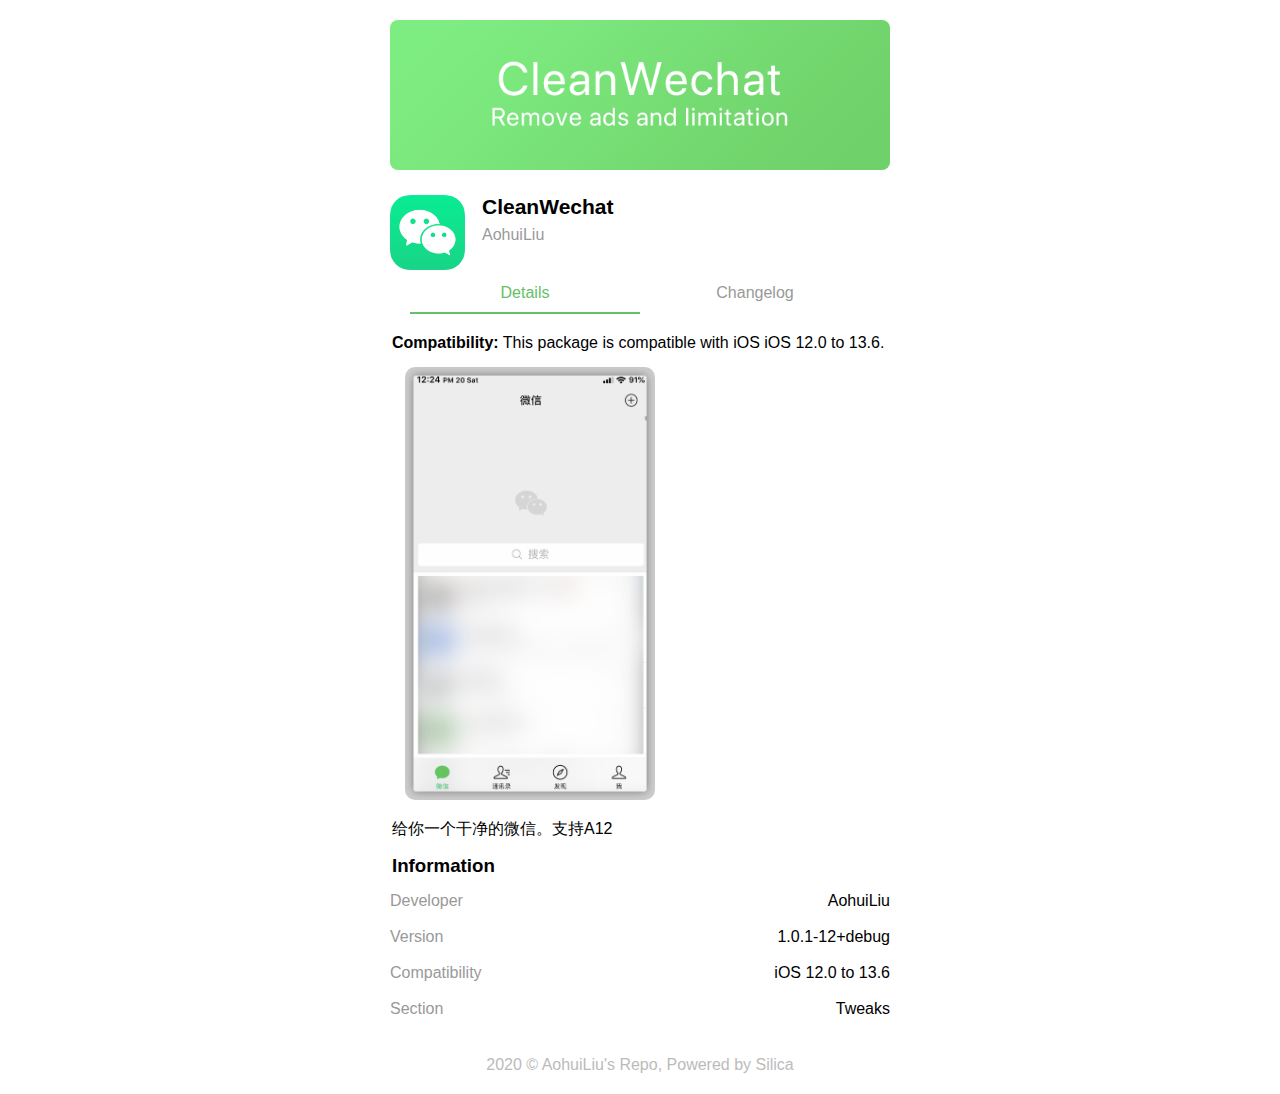
<file: depiction/web/com.aohuiliu.cleanwechat.html>
<!DOCTYPE html>
<html>
<head>
    <meta charset="utf-8">
    <meta name="viewport" content="width=device-width, initial-scale=1, minimum-scale=1.0, user-scalable=0">
    <title>CleanWechat</title>
    <link rel="stylesheet" type="text/css" href="../../web/index.css">
    <style>a, .tint, .table-btn:after {color: #64C165} .active {color: #64C165;border-bottom: 2px solid #64C165;}</style>
    <script src="../../web/index.js"></script>
    <meta name="description" content="A package by AohuiLiu  for iOS 12.0 to 13.6.">
    <meta property="og:title" content="CleanWechat">
    <meta property="og:description" content="A package by AohuiLiu  for iOS 12.0 to 13.6.">
    <meta property="og:image" content="../../assets/com.aohuiliu.cleanwechat/banner.png">
    <meta name="twitter:card" content="summary_large_image">
    <meta name="twitter:title" content="CleanWechat">
    <meta name="twitter:description" content="A package by AohuiLiu  for iOS 12.0 to 13.6.">
    <meta name="twitter:image" content="https://janedut.github.io/assets/com.aohuiliu.cleanwechat/banner.png">
    <meta name="theme-color" content="#64C165">
</head>
<body>
    <div class="body">
        <div style="background-image: url(../../assets/com.aohuiliu.cleanwechat/banner.png)" class="banner_underlay"></div>
        <div class="package package_head">
            <img src="../../assets/com.aohuiliu.cleanwechat/icon.png">
            <div class="package_info">
                <h1 class="package_name">CleanWechat</h1>
                <p class="package_caption">AohuiLiu </p>
            </div>
        </div>
        <div class="nav">
            <div class="nav_btn active tweak_info_btn" onclick="swap('.changelog','.tweak_info');">Details</div>
            <div class="nav_btn changelog_btn" onclick="swap('.tweak_info','.changelog');">Changelog</div>
        </div>
        <div class="tweak_info">
            <p class="compatibility"><b>Compatibility:</b> This package is compatible with iOS iOS 12.0 to 13.6.</p>
            <div class="scroll_view"><img class="img_card" src="../../assets/com.aohuiliu.cleanwechat/screenshot/1.png"></div>
            <div class="md_view">
                <p>给你一个干净的微信。支持A12</p>
            </div>
            <h3>Information</h3>
            <div class="table">
                <div class="cell">
                    <div class="title">Developer</div>
                    <div class="text">AohuiLiu </div>
                    <br><br>
                </div>
                <div class="cell">
                    <div class="title">Version</div>
                    <div class="text">1.0.1-12+debug</div>
                    <br><br>
                </div>
                <div class="cell">
                    <div class="title">Compatibility</div>
                    <div class="text">iOS 12.0 to 13.6</div>
                    <br><br>
                </div>
                <div class="cell">
                    <div class="title">Section</div>
                    <div class="text">Tweaks</div>
                    <br><br>
                </div>
            </div>
        </div>
        <div class="changelog">
            This package has no changelog.
        </div>
        <div class="caption center footer">2020 © AohuiLiu&#x27;s Repo, Powered by Silica</div>
    </div>
</body>
<script>compatible("12.0","13.6","iOS 12.0 to 13.6");externalize()</script>
</html>
</file>
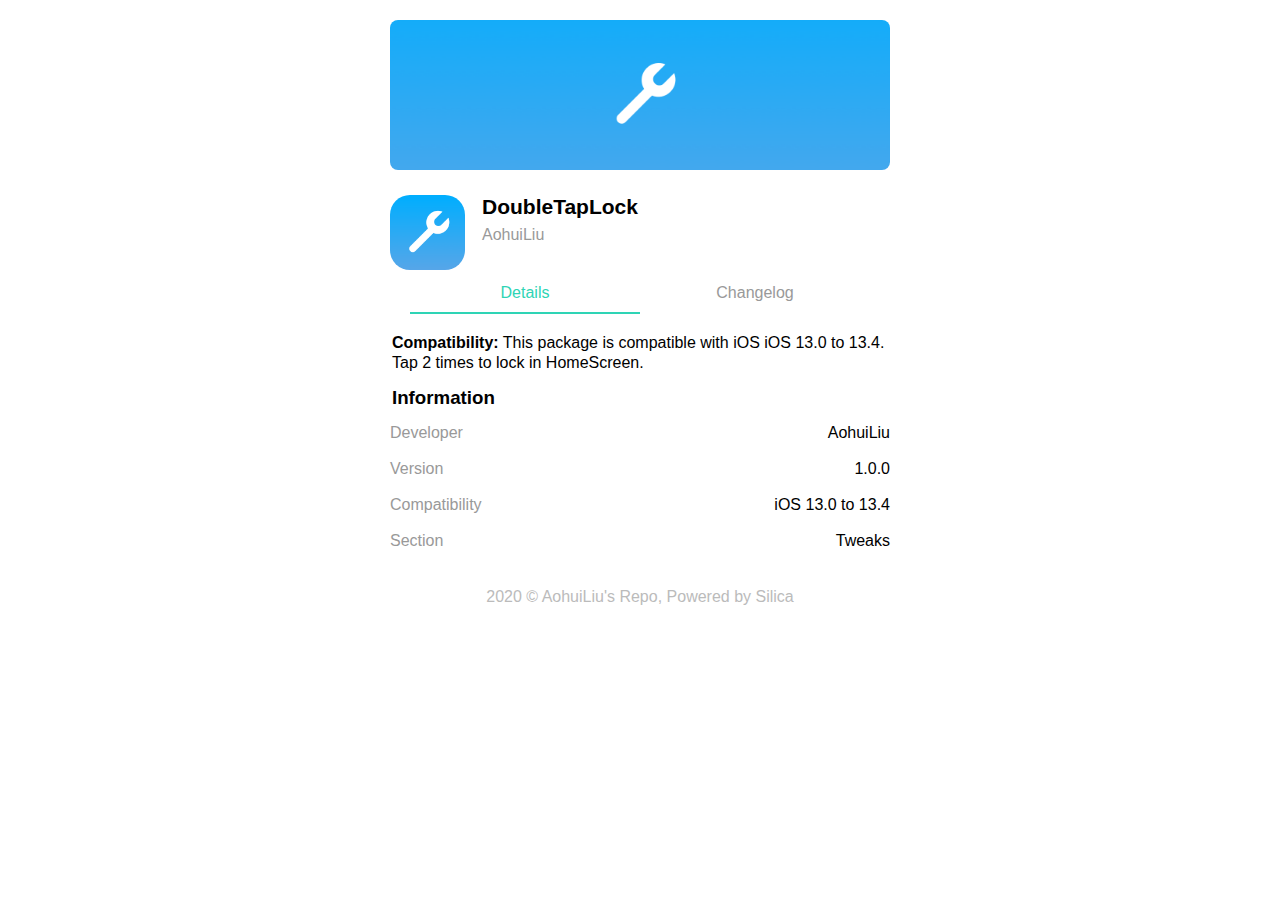
<file: depiction/web/com.aohuiliu.doubletaplock.html>
<!DOCTYPE html>
<html>
<head>
    <meta charset="utf-8">
    <meta name="viewport" content="width=device-width, initial-scale=1, minimum-scale=1.0, user-scalable=0">
    <title>DoubleTapLock</title>
    <link rel="stylesheet" type="text/css" href="../../web/index.css">
    <style>a, .tint, .table-btn:after {color: #2ED4B5} .active {color: #2ED4B5;border-bottom: 2px solid #2ED4B5;}</style>
    <script src="../../web/index.js"></script>
    <meta name="description" content="A package by AohuiLiu  for iOS 13.0 to 13.4.">
    <meta property="og:title" content="DoubleTapLock">
    <meta property="og:description" content="A package by AohuiLiu  for iOS 13.0 to 13.4.">
    <meta property="og:image" content="../../assets/com.aohuiliu.doubletaplock/banner.png">
    <meta name="twitter:card" content="summary_large_image">
    <meta name="twitter:title" content="DoubleTapLock">
    <meta name="twitter:description" content="A package by AohuiLiu  for iOS 13.0 to 13.4.">
    <meta name="twitter:image" content="https://janedut.github.io/assets/com.aohuiliu.doubletaplock/banner.png">
    <meta name="theme-color" content="#2ED4B5">
</head>
<body>
    <div class="body">
        <div style="background-image: url(../../assets/com.aohuiliu.doubletaplock/banner.png)" class="banner_underlay"></div>
        <div class="package package_head">
            <img src="../../assets/com.aohuiliu.doubletaplock/icon.png">
            <div class="package_info">
                <h1 class="package_name">DoubleTapLock</h1>
                <p class="package_caption">AohuiLiu </p>
            </div>
        </div>
        <div class="nav">
            <div class="nav_btn active tweak_info_btn" onclick="swap('.changelog','.tweak_info');">Details</div>
            <div class="nav_btn changelog_btn" onclick="swap('.tweak_info','.changelog');">Changelog</div>
        </div>
        <div class="tweak_info">
            <p class="compatibility"><b>Compatibility:</b> This package is compatible with iOS iOS 13.0 to 13.4.</p>
            
            <div class="md_view">
                <p>Tap 2 times to lock in HomeScreen.</p>
            </div>
            <h3>Information</h3>
            <div class="table">
                <div class="cell">
                    <div class="title">Developer</div>
                    <div class="text">AohuiLiu </div>
                    <br><br>
                </div>
                <div class="cell">
                    <div class="title">Version</div>
                    <div class="text">1.0.0</div>
                    <br><br>
                </div>
                <div class="cell">
                    <div class="title">Compatibility</div>
                    <div class="text">iOS 13.0 to 13.4</div>
                    <br><br>
                </div>
                <div class="cell">
                    <div class="title">Section</div>
                    <div class="text">Tweaks</div>
                    <br><br>
                </div>
            </div>
        </div>
        <div class="changelog">
            This package has no changelog.
        </div>
        <div class="caption center footer">2020 © AohuiLiu&#x27;s Repo, Powered by Silica</div>
    </div>
</body>
<script>compatible("13.0","13.4","iOS 13.0 to 13.4");externalize()</script>
</html>
</file>
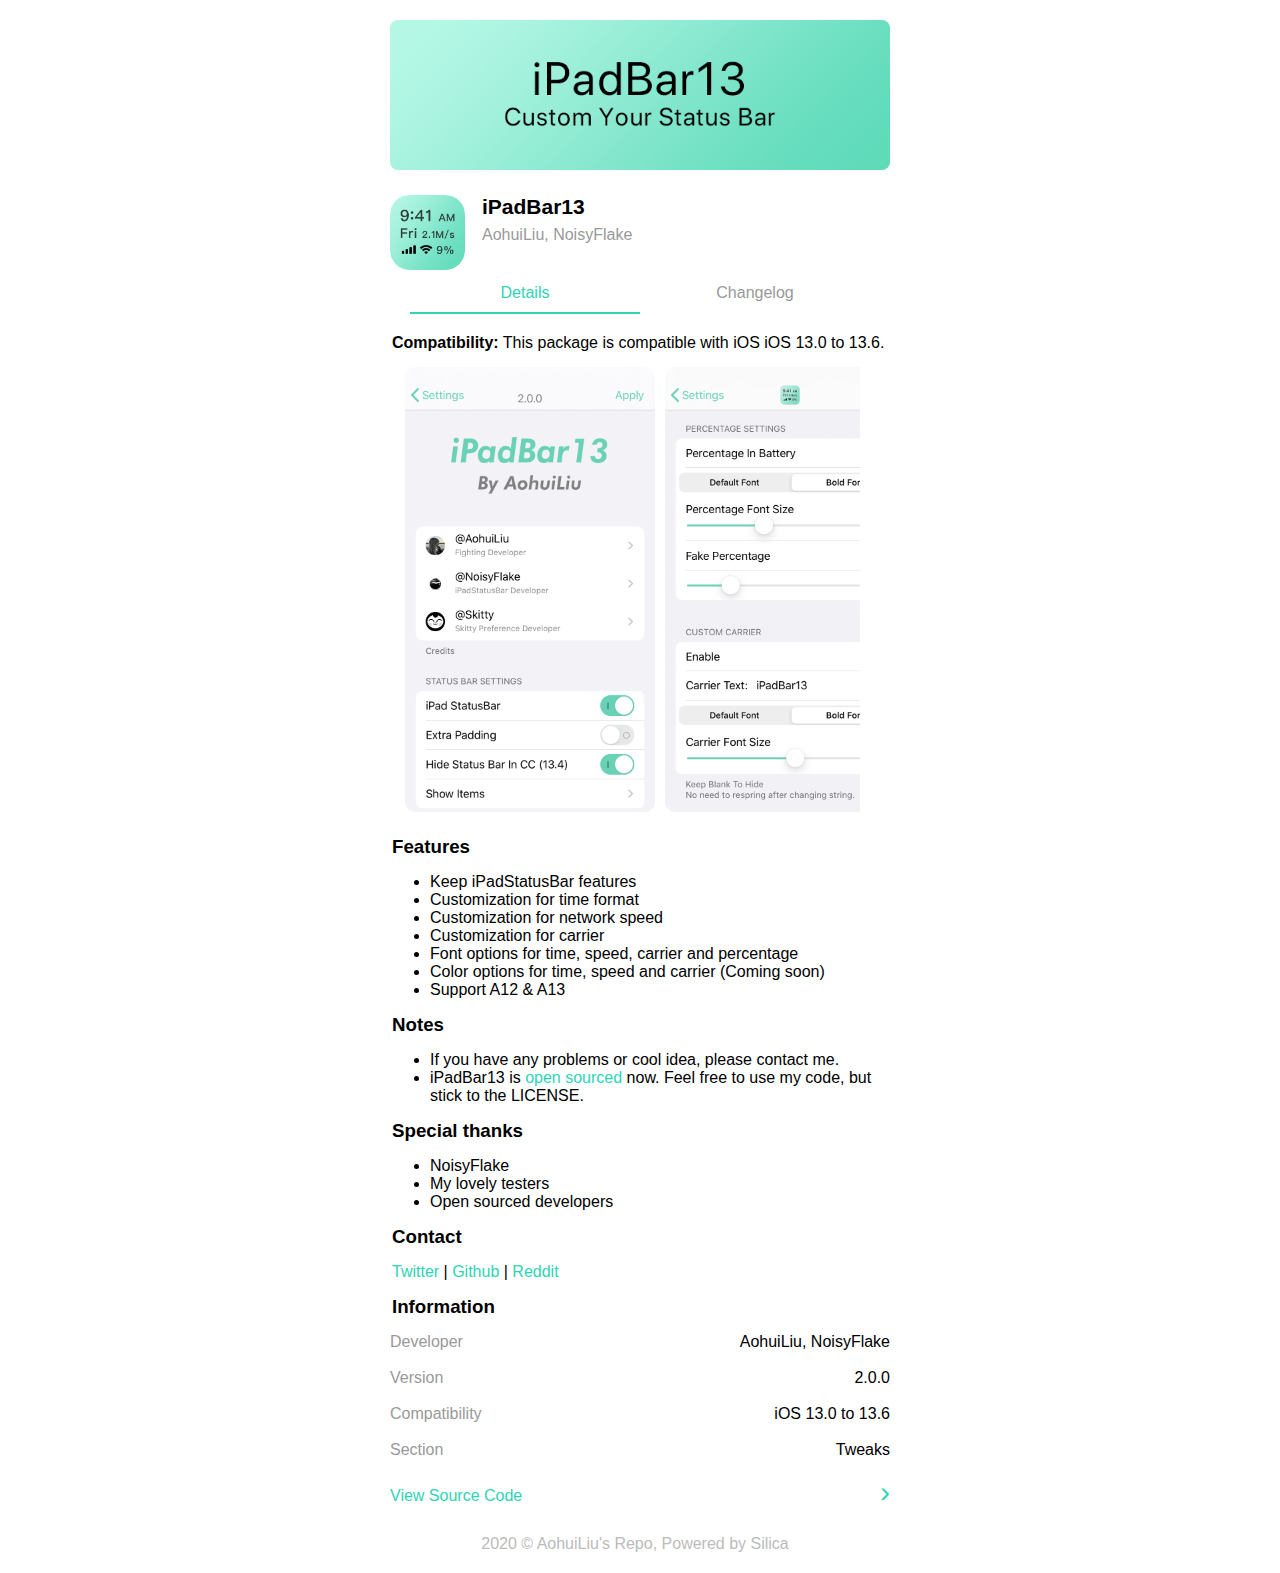
<file: depiction/web/com.aohuiliu.ipadbar13.html>
<!DOCTYPE html>
<html>
<head>
    <meta charset="utf-8">
    <meta name="viewport" content="width=device-width, initial-scale=1, minimum-scale=1.0, user-scalable=0">
    <title>iPadBar13</title>
    <link rel="stylesheet" type="text/css" href="../../web/index.css">
    <style>a, .tint, .table-btn:after {color: #2ED4B5} .active {color: #2ED4B5;border-bottom: 2px solid #2ED4B5;}</style>
    <script src="../../web/index.js"></script>
    <meta name="description" content="A package by AohuiLiu, NoisyFlake for iOS 13.0 to 13.6.">
    <meta property="og:title" content="iPadBar13">
    <meta property="og:description" content="A package by AohuiLiu, NoisyFlake for iOS 13.0 to 13.6.">
    <meta property="og:image" content="../../assets/com.aohuiliu.ipadbar13/banner.png">
    <meta name="twitter:card" content="summary_large_image">
    <meta name="twitter:title" content="iPadBar13">
    <meta name="twitter:description" content="A package by AohuiLiu, NoisyFlake for iOS 13.0 to 13.6.">
    <meta name="twitter:image" content="https://janedut.github.io/assets/com.aohuiliu.ipadbar13/banner.png">
    <meta name="theme-color" content="#2ED4B5">
</head>
<body>
    <div class="body">
        <div style="background-image: url(../../assets/com.aohuiliu.ipadbar13/banner.png)" class="banner_underlay"></div>
        <div class="package package_head">
            <img src="../../assets/com.aohuiliu.ipadbar13/icon.png">
            <div class="package_info">
                <h1 class="package_name">iPadBar13</h1>
                <p class="package_caption">AohuiLiu, NoisyFlake</p>
            </div>
        </div>
        <div class="nav">
            <div class="nav_btn active tweak_info_btn" onclick="swap('.changelog','.tweak_info');">Details</div>
            <div class="nav_btn changelog_btn" onclick="swap('.tweak_info','.changelog');">Changelog</div>
        </div>
        <div class="tweak_info">
            <p class="compatibility"><b>Compatibility:</b> This package is compatible with iOS iOS 13.0 to 13.6.</p>
            <div class="scroll_view"><img class="img_card" src="../../assets/com.aohuiliu.ipadbar13/screenshot/IMG_0314.png"><img class="img_card" src="../../assets/com.aohuiliu.ipadbar13/screenshot/IMG_0316.png"><img class="img_card" src="../../assets/com.aohuiliu.ipadbar13/screenshot/IMG_0317.png"><img class="img_card" src="../../assets/com.aohuiliu.ipadbar13/screenshot/IMG_0319.png"><img class="img_card" src="../../assets/com.aohuiliu.ipadbar13/screenshot/IMG_0318.png"></div>
            <div class="md_view">
                <p><h3>Features</h3>
<ul>
<li>Keep iPadStatusBar features</li>
<li>Customization for time format  </li>
<li>Customization for network speed</li>
<li>Customization for carrier</li>
<li>Font options for time, speed, carrier and percentage</li>
<li>Color options for time, speed and carrier (Coming soon)</li>
<li>Support A12 &amp; A13</li>
</ul>
<h3>Notes</h3>
<ul>
<li>If you have any problems or cool idea, please contact me. </li>
<li>iPadBar13 is <a href="https://github.com/janedut/ipadbar13">open sourced</a> now. Feel free to use my code, but stick to the LICENSE.</li>
</ul>
<h3>Special thanks</h3>
<ul>
<li>NoisyFlake</li>
<li>My lovely testers</li>
<li>Open sourced developers</li>
</ul>
<h3>Contact</h3>
<p><a href="https://twitter.com/aohuiliu">Twitter</a> | 
<a href="https://github.com/janedut">Github</a> |
<a href="https://reddit.com/u/janedut">Reddit</a></p>
</p>
            </div>
            <h3>Information</h3>
            <div class="table">
                <div class="cell">
                    <div class="title">Developer</div>
                    <div class="text">AohuiLiu, NoisyFlake</div>
                    <br><br>
                </div>
                <div class="cell">
                    <div class="title">Version</div>
                    <div class="text">2.0.0</div>
                    <br><br>
                </div>
                <div class="cell">
                    <div class="title">Compatibility</div>
                    <div class="text">iOS 13.0 to 13.6</div>
                    <br><br>
                </div>
                <div class="cell">
                    <div class="title">Section</div>
                    <div class="text">Tweaks</div>
                    <br><br>
                </div>
            </div>
            <a href="https://github.com/janedut/ipadbar13" class="table-btn">
                <div>View Source Code</div>
            </a>
        </div>
        <div class="changelog">
            <div class="changelog_entry">
                <h4>2.0.0</h4>
                <div class="md_view"><ul>
<li>Updated: june 15, 2020🎉</li>
<li>Fix Custom Data Text toggle🎉</li>
<li>Add network speed decimal option🎉</li>
<li>Add network speed unit style option🎉</li>
</ul>
</div>
            </div><div class="changelog_entry">
                <h4>1.2.3</h4>
                <div class="md_view"><ul>
<li>Updated: May 26, 2020</li>
<li>Fix carrier and percentage huge font issue</li>
<li>Custom 4G and LTE text enabled</li>
<li>Add credits</li>
<li>Update screenshots</li>
</ul>
</div>
            </div><div class="changelog_entry">
                <h4>1.2.1</h4>
                <div class="md_view"><ul>
<li>Updated: May 21, 2020</li>
<li>Fix issue navigation bar icon will disappear after respiring</li>
<li>Custom 4G and LTE text and font size, percentage font size, carrier font size coming soon</li>
</ul>
</div>
            </div><div class="changelog_entry">
                <h4>1.2.0</h4>
                <div class="md_view"><ul>
<li>Updated: May 20, 2020</li>
<li>New preferences design</li>
<li>Add fake percentage option</li>
</ul>
</div>
            </div><div class="changelog_entry">
                <h4>1.1.2</h4>
                <div class="md_view"><ul>
<li>Updated: April 27, 2020</li>
<li>Add slider for font size</li>
<li>Reduce memory consumption</li>
</ul>
</div>
            </div><div class="changelog_entry">
                <h4>1.1.1</h4>
                <div class="md_view"><ul>
<li>Updated: April 17, 2020</li>
<li>UI improvement</li>
<li>Fix status bar size glitch</li>
<li>Support more languages :)</li>
<li>Network speed accuracy improvement</li>
</ul>
</div>
            </div><div class="changelog_entry">
                <h4>1.1.0</h4>
                <div class="md_view"><ul>
<li>Updated: April 10, 2020</li>
<li>盗我插件的中文源死🐎喽，哈哈哈哈哈。</li>
</ul>
</div>
            </div><div class="changelog_entry">
                <h4>1.0.3</h4>
                <div class="md_view"><ul>
<li>Updated: April 3, 2020</li>
<li>Add a toogle to hide Status Bar in Control Center for iOS13.4</li>
<li>Now supports changing Carrier text without respring</li>
<li>Fix seconds glitch</li>
<li>It is highly recommended to update to iOS 13.4, which fixes the issue that iPadStatusBar not work in LockScreen.</li>
</ul>
</div>
            </div><div class="changelog_entry">
                <h4>1.0.2</h4>
                <div class="md_view"><ul>
<li>Updated: March 28, 2020</li>
<li>Time format MUST contain colons(:). Example hh:mm</li>
<li>Fix the problem that when hide carrier also hide time</li>
</ul>
</div>
            </div><div class="changelog_entry">
                <h4>1.0.1</h4>
                <div class="md_view"><ul>
<li>Updated: Maarch 27, 2020</li>
<li>Support time format, network speed and carrier customization</li>
<li>Add A12 support</li>
<li>Fix minor problems</li>
</ul>
</div>
            </div><div class="changelog_entry">
                <h4>1.0.0</h4>
                <div class="md_view"><ul>
<li>Fix crash when disable battery icon</li>
</ul>
</div>
            </div>
        </div>
        <div class="caption center footer">2020 © AohuiLiu&#x27;s Repo, Powered by Silica</div>
    </div>
</body>
<script>compatible("13.0","13.6","iOS 13.0 to 13.6");externalize()</script>
</html>
</file>
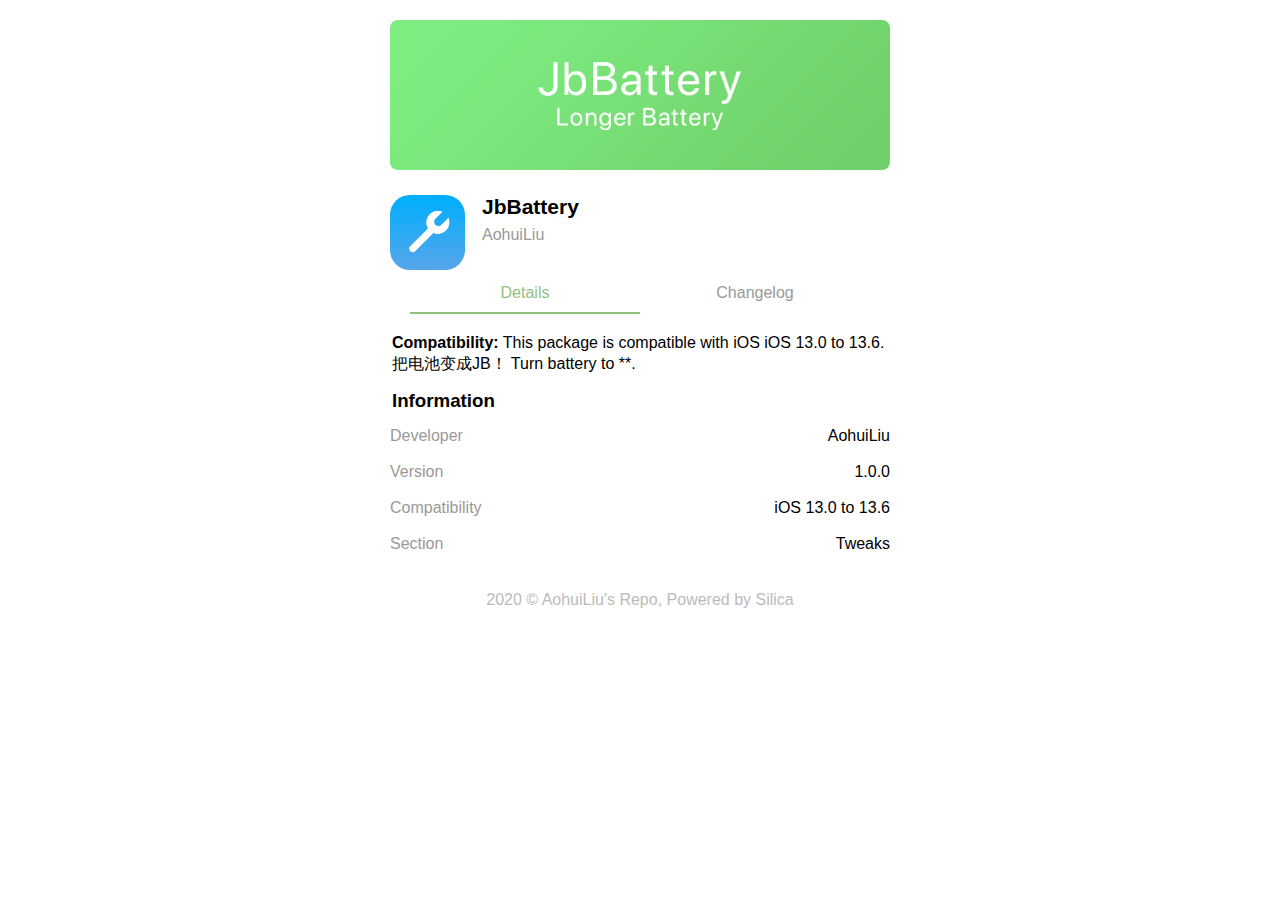
<file: depiction/web/com.aohuiliu.jbbattery.html>
<!DOCTYPE html>
<html>
<head>
    <meta charset="utf-8">
    <meta name="viewport" content="width=device-width, initial-scale=1, minimum-scale=1.0, user-scalable=0">
    <title>JbBattery</title>
    <link rel="stylesheet" type="text/css" href="../../web/index.css">
    <style>a, .tint, .table-btn:after {color: #93c182} .active {color: #93c182;border-bottom: 2px solid #93c182;}</style>
    <script src="../../web/index.js"></script>
    <meta name="description" content="A package by AohuiLiu  for iOS 13.0 to 13.6.">
    <meta property="og:title" content="JbBattery">
    <meta property="og:description" content="A package by AohuiLiu  for iOS 13.0 to 13.6.">
    <meta property="og:image" content="../../assets/com.aohuiliu.jbbattery/banner.png">
    <meta name="twitter:card" content="summary_large_image">
    <meta name="twitter:title" content="JbBattery">
    <meta name="twitter:description" content="A package by AohuiLiu  for iOS 13.0 to 13.6.">
    <meta name="twitter:image" content="https://janedut.github.io/assets/com.aohuiliu.jbbattery/banner.png">
    <meta name="theme-color" content="#93c182">
</head>
<body>
    <div class="body">
        <div style="background-image: url(../../assets/com.aohuiliu.jbbattery/banner.png)" class="banner_underlay"></div>
        <div class="package package_head">
            <img src="../../assets/com.aohuiliu.jbbattery/icon.png">
            <div class="package_info">
                <h1 class="package_name">JbBattery</h1>
                <p class="package_caption">AohuiLiu </p>
            </div>
        </div>
        <div class="nav">
            <div class="nav_btn active tweak_info_btn" onclick="swap('.changelog','.tweak_info');">Details</div>
            <div class="nav_btn changelog_btn" onclick="swap('.tweak_info','.changelog');">Changelog</div>
        </div>
        <div class="tweak_info">
            <p class="compatibility"><b>Compatibility:</b> This package is compatible with iOS iOS 13.0 to 13.6.</p>
            
            <div class="md_view">
                <p>把电池变成JB！ Turn battery to **.</p>
            </div>
            <h3>Information</h3>
            <div class="table">
                <div class="cell">
                    <div class="title">Developer</div>
                    <div class="text">AohuiLiu </div>
                    <br><br>
                </div>
                <div class="cell">
                    <div class="title">Version</div>
                    <div class="text">1.0.0</div>
                    <br><br>
                </div>
                <div class="cell">
                    <div class="title">Compatibility</div>
                    <div class="text">iOS 13.0 to 13.6</div>
                    <br><br>
                </div>
                <div class="cell">
                    <div class="title">Section</div>
                    <div class="text">Tweaks</div>
                    <br><br>
                </div>
            </div>
        </div>
        <div class="changelog">
            This package has no changelog.
        </div>
        <div class="caption center footer">2020 © AohuiLiu&#x27;s Repo, Powered by Silica</div>
    </div>
</body>
<script>compatible("13.0","13.6","iOS 13.0 to 13.6");externalize()</script>
</html>
</file>
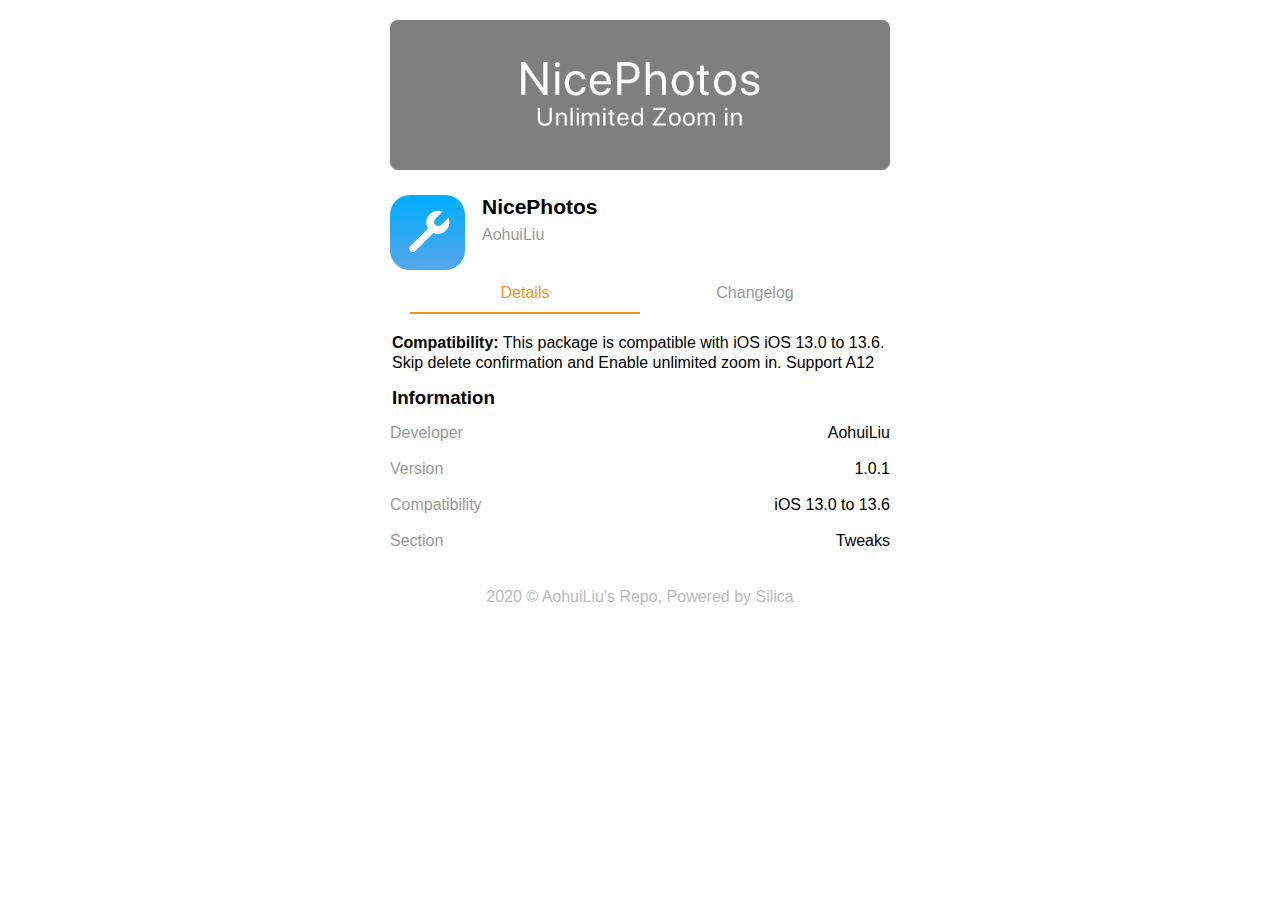
<file: depiction/web/com.aohuiliu.nicephotos.html>
<!DOCTYPE html>
<html>
<head>
    <meta charset="utf-8">
    <meta name="viewport" content="width=device-width, initial-scale=1, minimum-scale=1.0, user-scalable=0">
    <title>NicePhotos</title>
    <link rel="stylesheet" type="text/css" href="../../web/index.css">
    <style>a, .tint, .table-btn:after {color: #f1932c} .active {color: #f1932c;border-bottom: 2px solid #f1932c;}</style>
    <script src="../../web/index.js"></script>
    <meta name="description" content="A package by AohuiLiu  for iOS 13.0 to 13.6.">
    <meta property="og:title" content="NicePhotos">
    <meta property="og:description" content="A package by AohuiLiu  for iOS 13.0 to 13.6.">
    <meta property="og:image" content="../../assets/com.aohuiliu.nicephotos/banner.png">
    <meta name="twitter:card" content="summary_large_image">
    <meta name="twitter:title" content="NicePhotos">
    <meta name="twitter:description" content="A package by AohuiLiu  for iOS 13.0 to 13.6.">
    <meta name="twitter:image" content="https://janedut.github.io/assets/com.aohuiliu.nicephotos/banner.png">
    <meta name="theme-color" content="#f1932c">
</head>
<body>
    <div class="body">
        <div style="background-image: url(../../assets/com.aohuiliu.nicephotos/banner.png)" class="banner_underlay"></div>
        <div class="package package_head">
            <img src="../../assets/com.aohuiliu.nicephotos/icon.png">
            <div class="package_info">
                <h1 class="package_name">NicePhotos</h1>
                <p class="package_caption">AohuiLiu </p>
            </div>
        </div>
        <div class="nav">
            <div class="nav_btn active tweak_info_btn" onclick="swap('.changelog','.tweak_info');">Details</div>
            <div class="nav_btn changelog_btn" onclick="swap('.tweak_info','.changelog');">Changelog</div>
        </div>
        <div class="tweak_info">
            <p class="compatibility"><b>Compatibility:</b> This package is compatible with iOS iOS 13.0 to 13.6.</p>
            
            <div class="md_view">
                <p>Skip delete confirmation and Enable unlimited zoom in. Support A12</p>
            </div>
            <h3>Information</h3>
            <div class="table">
                <div class="cell">
                    <div class="title">Developer</div>
                    <div class="text">AohuiLiu </div>
                    <br><br>
                </div>
                <div class="cell">
                    <div class="title">Version</div>
                    <div class="text">1.0.1</div>
                    <br><br>
                </div>
                <div class="cell">
                    <div class="title">Compatibility</div>
                    <div class="text">iOS 13.0 to 13.6</div>
                    <br><br>
                </div>
                <div class="cell">
                    <div class="title">Section</div>
                    <div class="text">Tweaks</div>
                    <br><br>
                </div>
            </div>
        </div>
        <div class="changelog">
            <div class="changelog_entry">
                <h4>1.0.1</h4>
                <div class="md_view"><ul>
<li>Update icon</li>
</ul>
</div>
            </div>
        </div>
        <div class="caption center footer">2020 © AohuiLiu&#x27;s Repo, Powered by Silica</div>
    </div>
</body>
<script>compatible("13.0","13.6","iOS 13.0 to 13.6");externalize()</script>
</html>
</file>
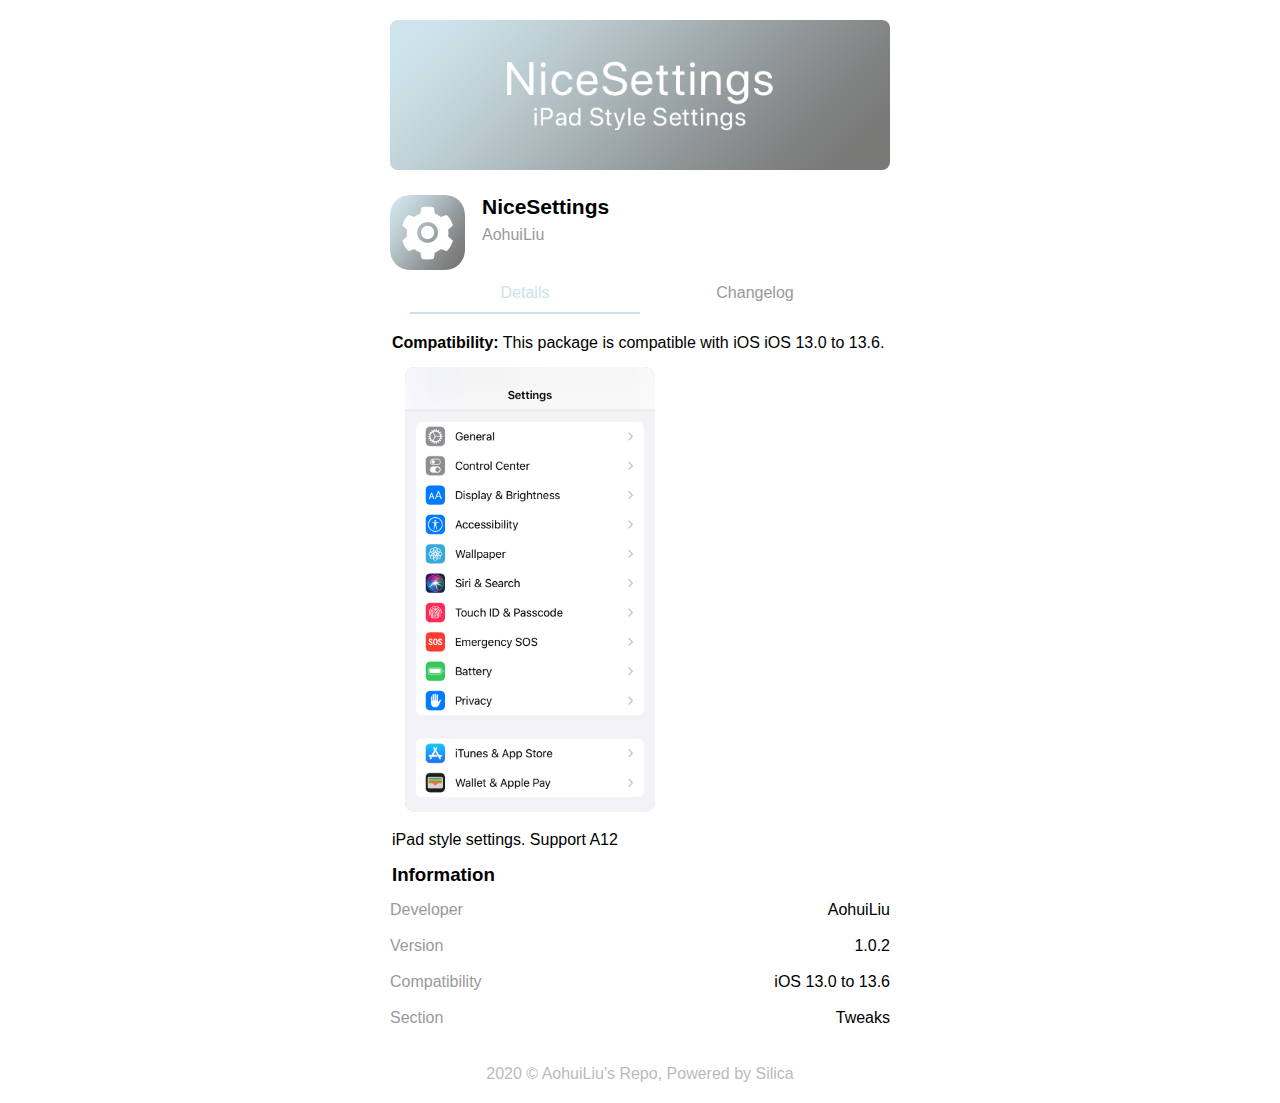
<file: depiction/web/com.aohuiliu.nicesettings.html>
<!DOCTYPE html>
<html>
<head>
    <meta charset="utf-8">
    <meta name="viewport" content="width=device-width, initial-scale=1, minimum-scale=1.0, user-scalable=0">
    <title>NiceSettings</title>
    <link rel="stylesheet" type="text/css" href="../../web/index.css">
    <style>a, .tint, .table-btn:after {color: #CDE1E7} .active {color: #CDE1E7;border-bottom: 2px solid #CDE1E7;}</style>
    <script src="../../web/index.js"></script>
    <meta name="description" content="A package by AohuiLiu  for iOS 13.0 to 13.6.">
    <meta property="og:title" content="NiceSettings">
    <meta property="og:description" content="A package by AohuiLiu  for iOS 13.0 to 13.6.">
    <meta property="og:image" content="../../assets/com.aohuiliu.nicesettings/banner.png">
    <meta name="twitter:card" content="summary_large_image">
    <meta name="twitter:title" content="NiceSettings">
    <meta name="twitter:description" content="A package by AohuiLiu  for iOS 13.0 to 13.6.">
    <meta name="twitter:image" content="https://janedut.github.io/assets/com.aohuiliu.nicesettings/banner.png">
    <meta name="theme-color" content="#CDE1E7">
</head>
<body>
    <div class="body">
        <div style="background-image: url(../../assets/com.aohuiliu.nicesettings/banner.png)" class="banner_underlay"></div>
        <div class="package package_head">
            <img src="../../assets/com.aohuiliu.nicesettings/icon.png">
            <div class="package_info">
                <h1 class="package_name">NiceSettings</h1>
                <p class="package_caption">AohuiLiu </p>
            </div>
        </div>
        <div class="nav">
            <div class="nav_btn active tweak_info_btn" onclick="swap('.changelog','.tweak_info');">Details</div>
            <div class="nav_btn changelog_btn" onclick="swap('.tweak_info','.changelog');">Changelog</div>
        </div>
        <div class="tweak_info">
            <p class="compatibility"><b>Compatibility:</b> This package is compatible with iOS iOS 13.0 to 13.6.</p>
            <div class="scroll_view"><img class="img_card" src="../../assets/com.aohuiliu.nicesettings/screenshot/IMG_0335.PNG"></div>
            <div class="md_view">
                <p>iPad style settings. Support A12</p>
            </div>
            <h3>Information</h3>
            <div class="table">
                <div class="cell">
                    <div class="title">Developer</div>
                    <div class="text">AohuiLiu </div>
                    <br><br>
                </div>
                <div class="cell">
                    <div class="title">Version</div>
                    <div class="text">1.0.2</div>
                    <br><br>
                </div>
                <div class="cell">
                    <div class="title">Compatibility</div>
                    <div class="text">iOS 13.0 to 13.6</div>
                    <br><br>
                </div>
                <div class="cell">
                    <div class="title">Section</div>
                    <div class="text">Tweaks</div>
                    <br><br>
                </div>
            </div>
        </div>
        <div class="changelog">
            <div class="changelog_entry">
                <h4>1.0.2</h4>
                <div class="md_view"><ul>
<li>Update icon</li>
</ul>
</div>
            </div>
        </div>
        <div class="caption center footer">2020 © AohuiLiu&#x27;s Repo, Powered by Silica</div>
    </div>
</body>
<script>compatible("13.0","13.6","iOS 13.0 to 13.6");externalize()</script>
</html>
</file>
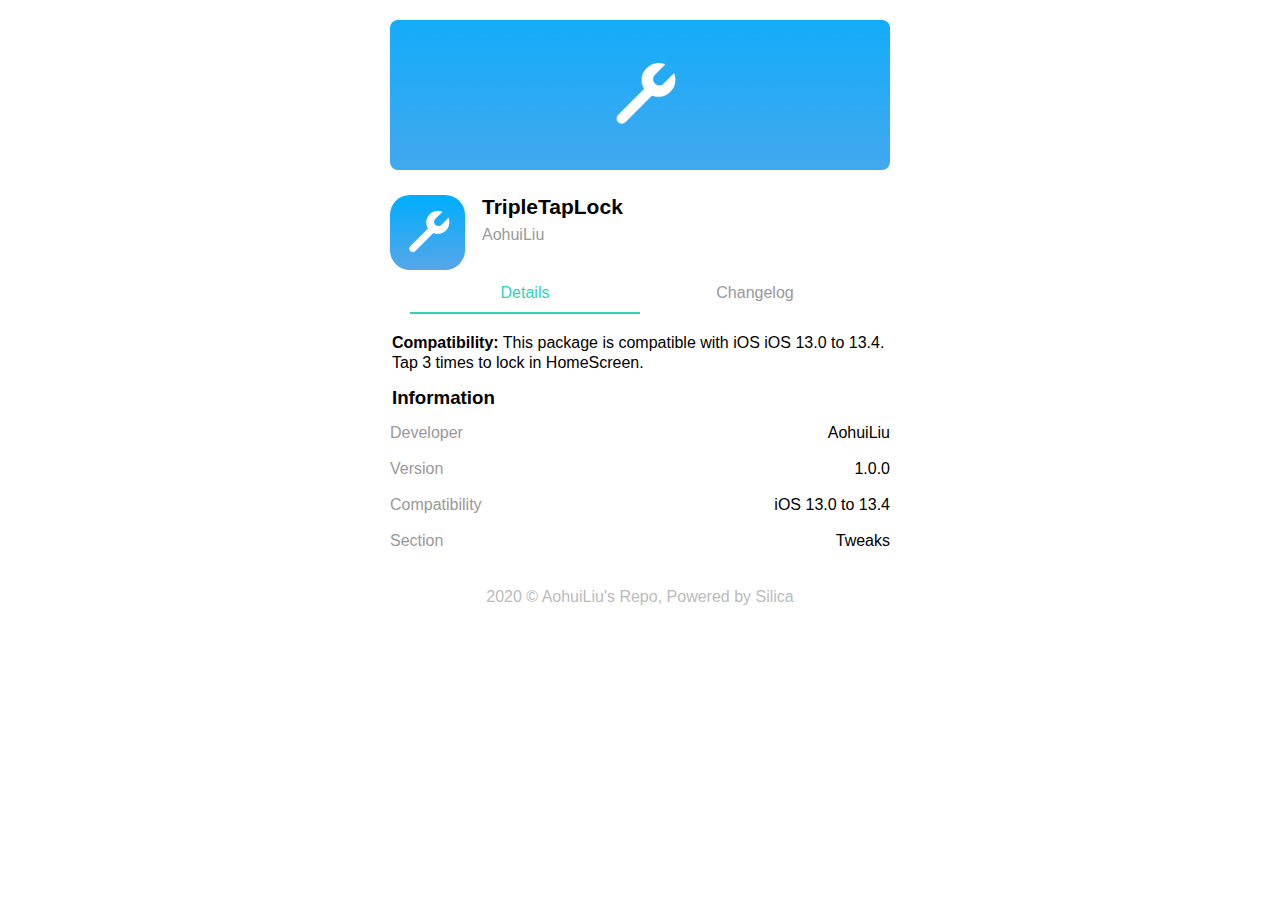
<file: depiction/web/com.aohuiliu.tripletaplock.html>
<!DOCTYPE html>
<html>
<head>
    <meta charset="utf-8">
    <meta name="viewport" content="width=device-width, initial-scale=1, minimum-scale=1.0, user-scalable=0">
    <title>TripleTapLock</title>
    <link rel="stylesheet" type="text/css" href="../../web/index.css">
    <style>a, .tint, .table-btn:after {color: #2ED4B5} .active {color: #2ED4B5;border-bottom: 2px solid #2ED4B5;}</style>
    <script src="../../web/index.js"></script>
    <meta name="description" content="A package by AohuiLiu  for iOS 13.0 to 13.4.">
    <meta property="og:title" content="TripleTapLock">
    <meta property="og:description" content="A package by AohuiLiu  for iOS 13.0 to 13.4.">
    <meta property="og:image" content="../../assets/com.aohuiliu.tripletaplock/banner.png">
    <meta name="twitter:card" content="summary_large_image">
    <meta name="twitter:title" content="TripleTapLock">
    <meta name="twitter:description" content="A package by AohuiLiu  for iOS 13.0 to 13.4.">
    <meta name="twitter:image" content="https://janedut.github.io/assets/com.aohuiliu.tripletaplock/banner.png">
    <meta name="theme-color" content="#2ED4B5">
</head>
<body>
    <div class="body">
        <div style="background-image: url(../../assets/com.aohuiliu.tripletaplock/banner.png)" class="banner_underlay"></div>
        <div class="package package_head">
            <img src="../../assets/com.aohuiliu.tripletaplock/icon.png">
            <div class="package_info">
                <h1 class="package_name">TripleTapLock</h1>
                <p class="package_caption">AohuiLiu </p>
            </div>
        </div>
        <div class="nav">
            <div class="nav_btn active tweak_info_btn" onclick="swap('.changelog','.tweak_info');">Details</div>
            <div class="nav_btn changelog_btn" onclick="swap('.tweak_info','.changelog');">Changelog</div>
        </div>
        <div class="tweak_info">
            <p class="compatibility"><b>Compatibility:</b> This package is compatible with iOS iOS 13.0 to 13.4.</p>
            
            <div class="md_view">
                <p>Tap 3 times to lock in HomeScreen.</p>
            </div>
            <h3>Information</h3>
            <div class="table">
                <div class="cell">
                    <div class="title">Developer</div>
                    <div class="text">AohuiLiu </div>
                    <br><br>
                </div>
                <div class="cell">
                    <div class="title">Version</div>
                    <div class="text">1.0.0</div>
                    <br><br>
                </div>
                <div class="cell">
                    <div class="title">Compatibility</div>
                    <div class="text">iOS 13.0 to 13.4</div>
                    <br><br>
                </div>
                <div class="cell">
                    <div class="title">Section</div>
                    <div class="text">Tweaks</div>
                    <br><br>
                </div>
            </div>
        </div>
        <div class="changelog">
            This package has no changelog.
        </div>
        <div class="caption center footer">2020 © AohuiLiu&#x27;s Repo, Powered by Silica</div>
    </div>
</body>
<script>compatible("13.0","13.4","iOS 13.0 to 13.4");externalize()</script>
</html>
</file>
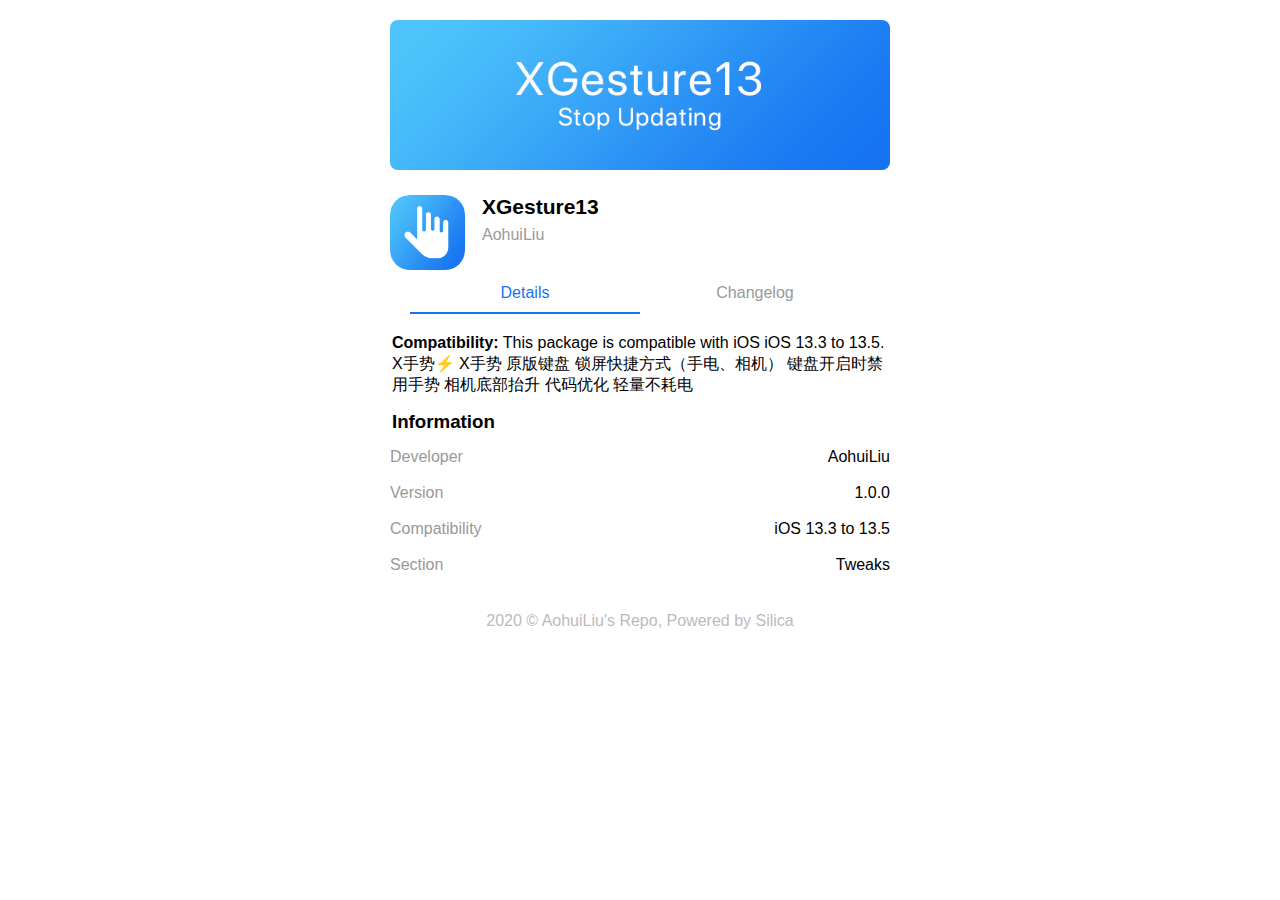
<file: depiction/web/com.aohuiliu.xgesture13.html>
<!DOCTYPE html>
<html>
<head>
    <meta charset="utf-8">
    <meta name="viewport" content="width=device-width, initial-scale=1, minimum-scale=1.0, user-scalable=0">
    <title>XGesture13</title>
    <link rel="stylesheet" type="text/css" href="../../web/index.css">
    <style>a, .tint, .table-btn:after {color: #1674f2} .active {color: #1674f2;border-bottom: 2px solid #1674f2;}</style>
    <script src="../../web/index.js"></script>
    <meta name="description" content="A package by AohuiLiu  for iOS 13.3 to 13.5.">
    <meta property="og:title" content="XGesture13">
    <meta property="og:description" content="A package by AohuiLiu  for iOS 13.3 to 13.5.">
    <meta property="og:image" content="../../assets/com.aohuiliu.xgesture13/banner.png">
    <meta name="twitter:card" content="summary_large_image">
    <meta name="twitter:title" content="XGesture13">
    <meta name="twitter:description" content="A package by AohuiLiu  for iOS 13.3 to 13.5.">
    <meta name="twitter:image" content="https://janedut.github.io/assets/com.aohuiliu.xgesture13/banner.png">
    <meta name="theme-color" content="#1674f2">
</head>
<body>
    <div class="body">
        <div style="background-image: url(../../assets/com.aohuiliu.xgesture13/banner.png)" class="banner_underlay"></div>
        <div class="package package_head">
            <img src="../../assets/com.aohuiliu.xgesture13/icon.png">
            <div class="package_info">
                <h1 class="package_name">XGesture13</h1>
                <p class="package_caption">AohuiLiu </p>
            </div>
        </div>
        <div class="nav">
            <div class="nav_btn active tweak_info_btn" onclick="swap('.changelog','.tweak_info');">Details</div>
            <div class="nav_btn changelog_btn" onclick="swap('.tweak_info','.changelog');">Changelog</div>
        </div>
        <div class="tweak_info">
            <p class="compatibility"><b>Compatibility:</b> This package is compatible with iOS iOS 13.3 to 13.5.</p>
            
            <div class="md_view">
                <p>X手势⚡️
 X手势
 原版键盘
 锁屏快捷方式（手电、相机）
 键盘开启时禁用手势
 相机底部抬升
 代码优化
 轻量不耗电</p>
            </div>
            <h3>Information</h3>
            <div class="table">
                <div class="cell">
                    <div class="title">Developer</div>
                    <div class="text">AohuiLiu </div>
                    <br><br>
                </div>
                <div class="cell">
                    <div class="title">Version</div>
                    <div class="text">1.0.0</div>
                    <br><br>
                </div>
                <div class="cell">
                    <div class="title">Compatibility</div>
                    <div class="text">iOS 13.3 to 13.5</div>
                    <br><br>
                </div>
                <div class="cell">
                    <div class="title">Section</div>
                    <div class="text">Tweaks</div>
                    <br><br>
                </div>
            </div>
        </div>
        <div class="changelog">
            This package has no changelog.
        </div>
        <div class="caption center footer">2020 © AohuiLiu&#x27;s Repo, Powered by Silica</div>
    </div>
</body>
<script>compatible("13.3","13.5","iOS 13.3 to 13.5");externalize()</script>
</html>
</file>
<file: web/index.css>
* {
    margin: 0;
}

.body {
    font-family: -apple-system, BlinkMacSystemFont, "Helvetica Neue", "Helvetica", sans-serif;
    margin-top: 20px;
    margin-bottom: 20px;

}

@media only screen and (max-width: 600px) {
    .body {
        margin-left: 20px;
        margin-right: 20px;
    }
    .scroll_view {
        width: calc(100vw - 60px);
    }
}
@media only screen and (min-width: 601px) {
    .body {
        width: 500px;
        margin-left: auto;
        margin-right: auto;
    }
    .scroll_view {
        width: calc(500px - 40px);
    }
}

h1, h2, h3, h4, h5, h6, p {
    margin: 2px;
}

.caption {
    color: #bbb;
    font-size: 16px;
}

.header {
    margin-top: 40px;
    margin-bottom: 25px;
}

.scroll_view {
    overflow-x: scroll;
    overflow-y: hidden;
    margin: 10px;
    white-space: nowrap;
    -webkit-overflow-scrolling: touch;
}

.scroll_view > .card {
    background-color: #ccc;
    background-position: center;
    background-repeat: no-repeat;
    background-size: cover;
    padding: 10px;
    margin: 10px;
    border-radius: 10px;
    font-weight: bold;
    height: 125px;
    width: 275px;
    position: relative;
    display: inline-block;
}

.scroll_view > .img_card {
    background-color: #ccc;
    width: 250px;
    margin: 5px;
    border-radius: 10px;
    font-weight: bold;
    position: relative;
    display: inline-block;
}

.card > p {
    color: white;
    bottom: 15px;
    left: 15px;
    font-size: 0px;
    position: absolute;
    text-shadow: 0 0 0px rgba(0,0,0,0.8); /*文字阴影*/
}

.center {
    text-align: center;
}

.left_float {
    float: left;
}

.right_float {
    float: right;
}

.add_sileo {
    font-size: 2em;
    cursor: pointer;
    text-decoration: none;
}

.add_sileo:hover, a:hover {
    opacity: 0.8;
    cursor: pointer;
}

.package {
    margin-bottom: 40px;
}

.package > img {
    border-radius: 20px;
    width: 75px;
    height: 75px;
    float: left;
}

.package_info {
    margin-left: 90px;
}

.package_name {
    font-weight: bold;
    font-size: 21px;
}

.package_caption {
    margin-top: 7px;
    color: #999;
}

.cell > .title {
    float: left;
    color: #999;
}

.cell > .text {
    float: right;
}

h3 {
    margin-top: 15px;
    margin-bottom: 15px;
}

.footer {
    margin-top: 20px;
}

.subtle_link, .subtle_link > div > div, .subtle_link > div > div > p {
    text-decoration: none;
    color: black;
}

.subtle_link:hover, .subtle_link > *:hover {
    opacity: 0.8;
}

.green {
    color: #00b90c;
}

.red {
    color: #ba0000;
}

.banner_underlay {
    background-size: cover;
    background-position: center;
    height: 150px;
    width: 100%;
    border-radius: 8px;
    z-index: -2;
    margin-bottom: 25px;
    top: 0;
}

.changelog {
    display: none;
}

.nav {
    display: flex;
    margin: 20px;
    float: center;
}

.nav_btn {
    width: 50%;
    display:inline;
    text-align: center;
    color: #999;
    font-weight: 500;
    padding-bottom: 10px;
    cursor: pointer;
}

.changelog_entry {
    margin-bottom: 18px;
}

a {
    text-decoration: none;
}

.table-btn, .table-btn > div {
    padding-top: 10px;
    padding-bottom: 10px;
}

.table-btn:after {
    content: "›";
    font-size:30px;
    transform: translateY(-40px);
    float: right;
}

@media (prefers-color-scheme: dark) {
    body {
        background: #161616;
        color: white;
    }

    .subtle_link, .subtle_link > div > div, .subtle_link > div > div > p {
        color: white;
    }
}
</file>
